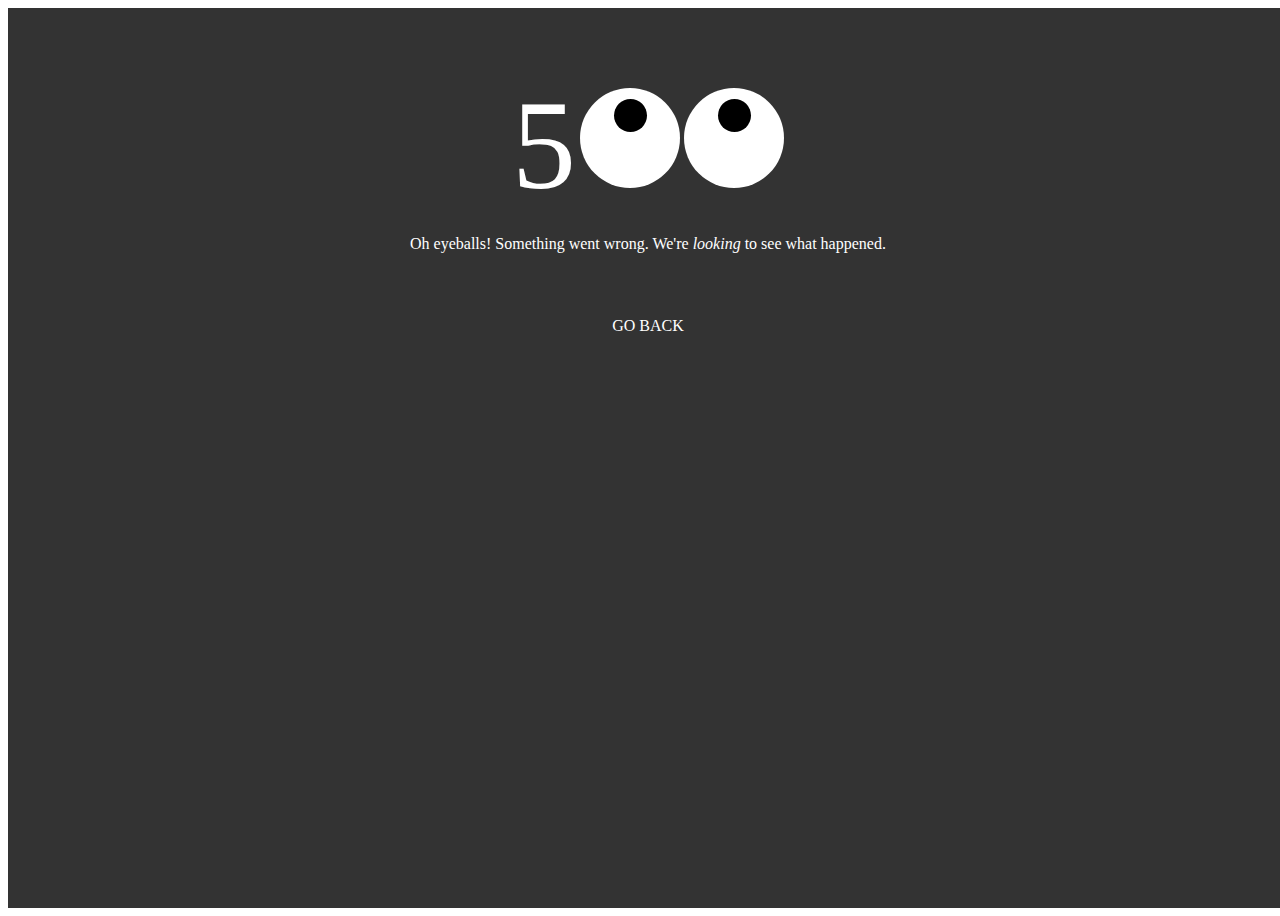
<file: credit-business/src/main/webapp/500page/index.html>
﻿<!DOCTYPE html>
<html lang="en">
<head>
    <meta charset="UTF-8">
    <title>500 Error Page Challenge</title>


    <link rel="stylesheet" href="css/style.css">

</head>
<body>
    <div class="full-screen">
        <div class='container'>
            <span class="error-num">5</span>
            <div class='eye'></div>
            <div class='eye'></div>
            <p class="sub-text">Oh eyeballs! Something went wrong. We're <span class="italic">looking</span> to see what happened.</p>
            <a href="">Go back</a>
        </div>
    </div>
    <script src='js/jquery.min.js'></script>

    <script src="js/index.js"></script>
    <!--这行代码可以去掉-->
    <a href="http://www.bootstrapmb.com" style="display:none">bootstrapmb</a>


</body>
</html>
</file>
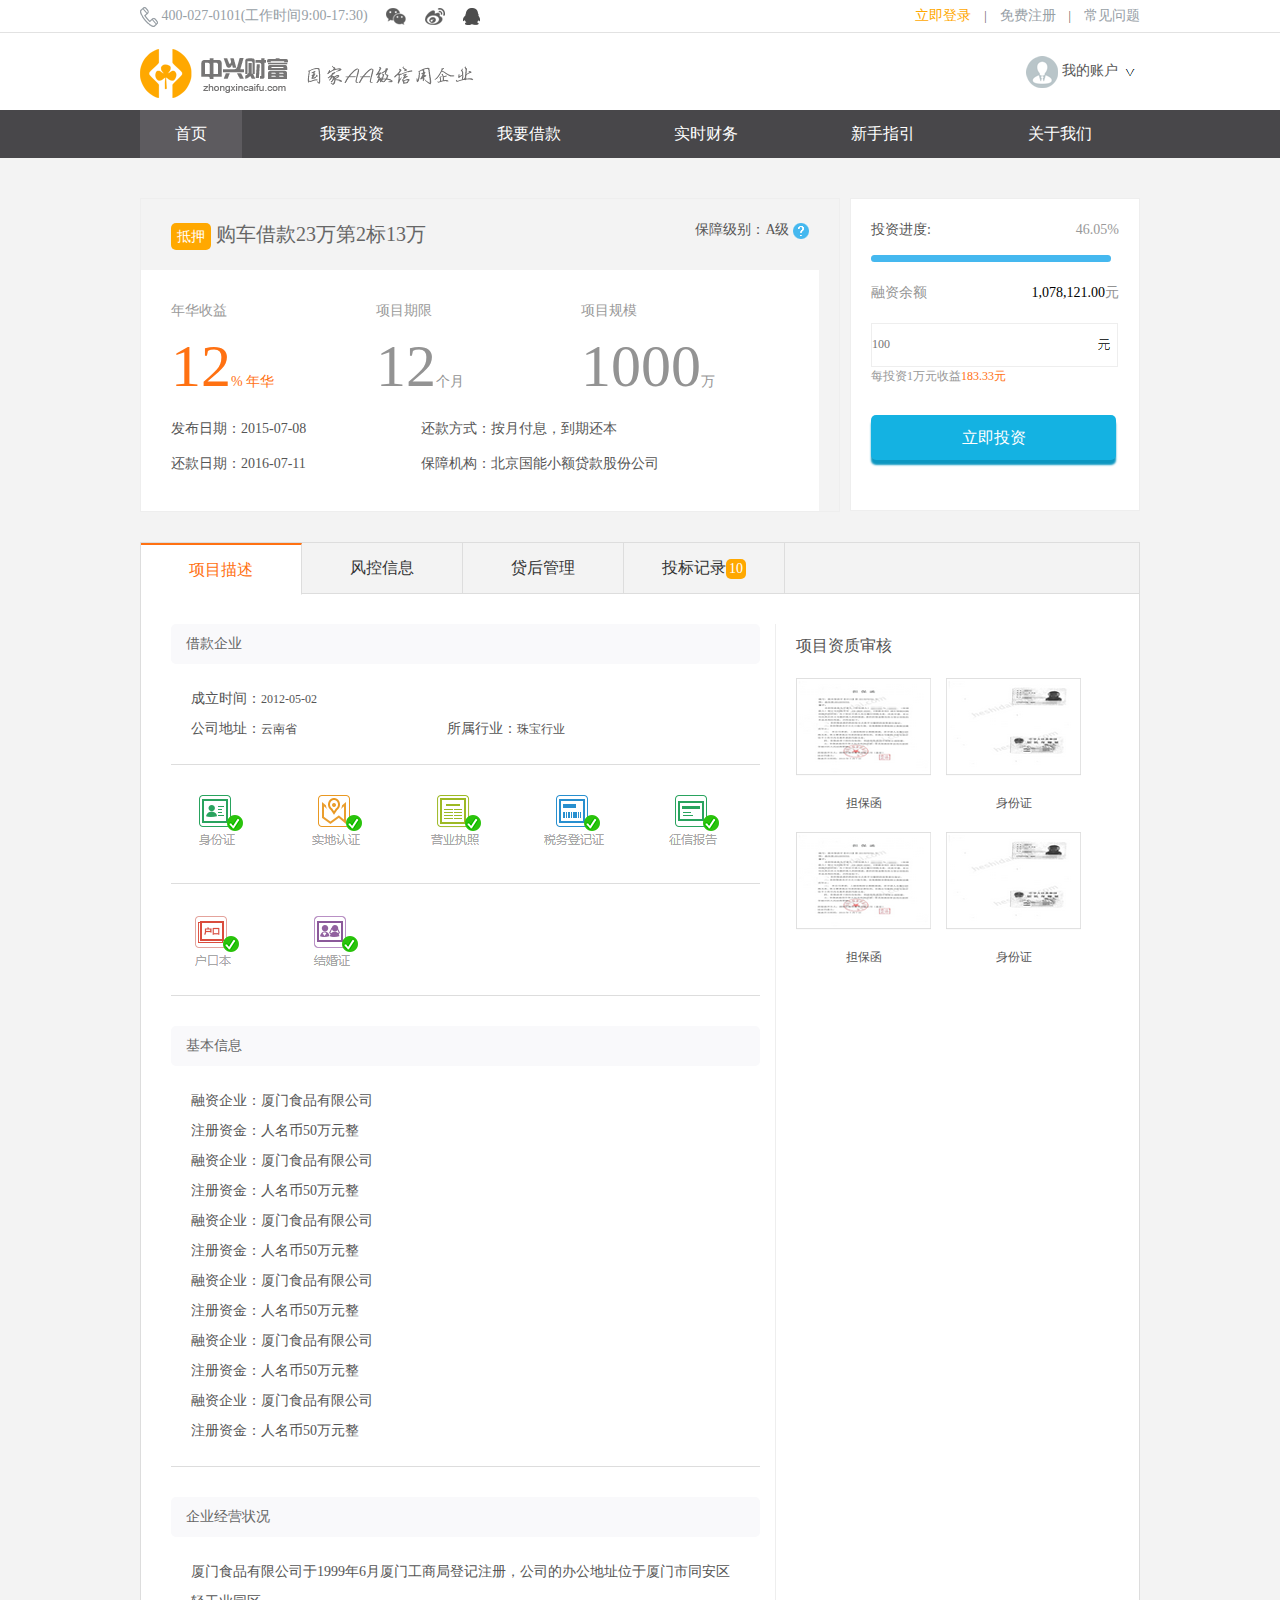
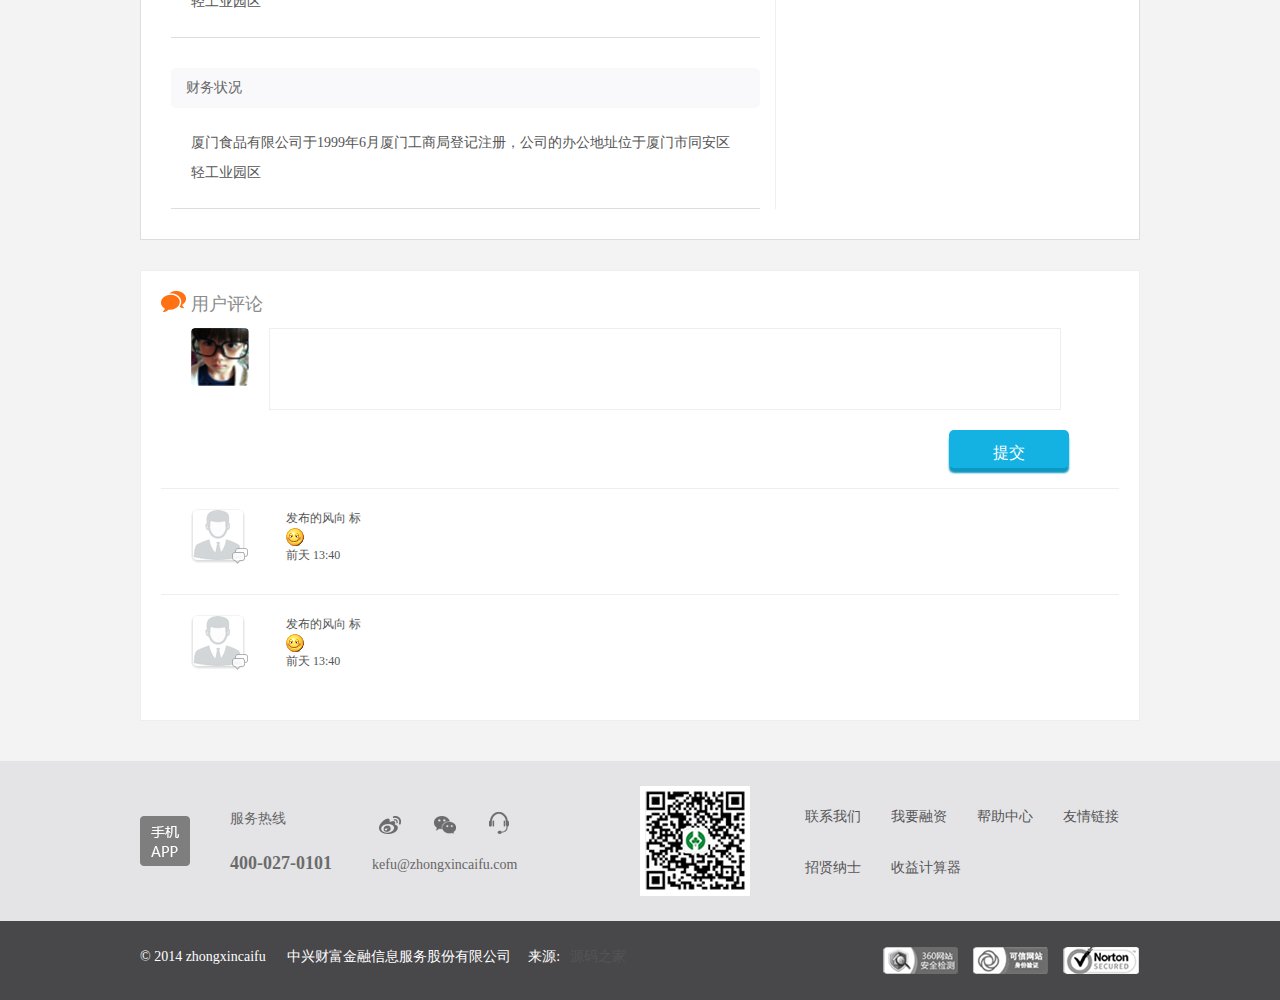
<file: credit-business/src/main/webapp/11112/detail.html>
<!doctype html>
<html>
<head>
<meta http-equiv="Content-Type" content="text/html; charset=utf-8" /> 
	<title>detail</title>
<link rel="stylesheet" type="text/css" href="css/style.css">
<!-- <link rel="stylesheet/less" type="text/css" href="css/style.less" /> -->
<script type="text/javascript" src="js/jquery-1.7.2.min.js"></script>
<script type="text/javascript" src="js/all.js"></script>
<!--[if IE 6]> 
<script src="./js/iepng.js" type="text/javascript"></script> 
<script type="text/javascript">
   EvPNG.fix('div, ul, img, li, input,span, p');
</script>
<![endif]-->
</head>
<body>
<!-- header start -->
<div class="zxcf_top_wper">
	<div class="zxcf_top px1000 clearfix">
		 <div class="zxcf_top_l fl">
		    <img src="images/zxcf_phone.png" alt="">
		    400-027-0101(工作时间9:00-17:30)
		    <a href="#"><img src="images/zxcf_weixin.png" alt=""></a>
		    <a href="#"><img src="images/zxcf_sina.png" alt=""></a>
		    <a href="#"><img src="images/zxcf_qq.png" alt=""></a>
		 </div>
		 <div class="zxcf_top_r fr">
		 	<a href="login.html" class="curspan">立即登录</a>
		 	<span>|</span>
		 	<a href="register.html">免费注册</a>
		 	<span>|</span>
		 	<a href="problem.html">常见问题</a>
		 </div>
	</div>
</div>
<!-- end top -->
<div class="zxcf_nav_wper">
	<div class="zxcf_nav clearfix px1000">
		 <div class="zxcf_nav_l fl"><img src="images/zxcf_logo.png" alt=""></div>
		 <div class="zxcf_nav_r fr">
		 	<img src="images/zxcf_perinfo.png" alt="">
		 	<span>我的账户
		 	<img src="images/zxcf_icon01.png" alt=""></span>
		 	<ul class="zxcf_perinfo" style="display:none;">
		 		<li><a href="#">111</a></li>
		 		<li><a href="#">111</a></li>
		 		<li><a href="#">111</a></li>
		 	</ul>
		 </div>
	</div>
</div>
<div class="zxcf_menu_wper">
	<div class="zxcf_menu px1000">
		  <a href="index.html" class="zm_cura">首页</a>
		  <a href="invest.html">我要投资</a>
		  <a href="borrow.html">我要借款</a>
		  <a href="#">实时财务</a>
		  <a href="noticelist.html">新手指引</a>
		  <a href="#" style="margin-right:0;">关于我们</a>
	</div>
</div>
<!-- end  -->
<div class="zxcf_detail_wper">
	  <div class="zxcf_detail px1000">
	  	     <div class="detail_intro clearfix">
	  	     	    <div class="detail_intro_l fl">
	  	     	    	  <div class="detail_introl_tit clearfix">
	  	     	    	  	  <div class="det_introl_tit_l fl">
	  	     	    	  	  	   <span>抵押</span> 购车借款23万第2标13万
	  	     	    	  	  </div>
	  	     	    	  	  <!-- end l -->
	  	     	    	  	  <div class="det_introl_tit_r fr">
	  	     	    	  	  	  保障级别：A级 <img src="images/det_wenhao.png" alt="">
	  	     	    	  	  </div>
	  	     	    	  </div>
	  	     	    	  <!-- end tit -->
	  	     	    	  <div class="det_intro_text mr20">
	  	     	    	  	    <ul class="det_intro_tul clearfix">
	  	     	    	  	    	<li>
	  	     	    	  	    		 年华收益<br>
	  	     	    	  	    		 <span style="color:#ff7112;">
	  	     	    	  	    		 	 <strong>12</strong>% 年华
	  	     	    	  	    		 </span>
	  	     	    	  	    	</li>
	  	     	    	  	    	<li>
	  	     	    	  	    		 项目期限<br>
	  	     	    	  	    		 <span>
	  	     	    	  	    		 	 <strong>12</strong>个月
	  	     	    	  	    		 </span>
	  	     	    	  	    	</li>
                                    <li>
	  	     	    	  	    		 项目规模<br>
	  	     	    	  	    		 <span >
	  	     	    	  	    		 	 <strong>1000</strong>万
	  	     	    	  	    		 </span>
	  	     	    	  	    	</li>

	  	     	    	  	    </ul>
	  	     	    	  	    <!-- end  -->
	  	     	    	  	    <ul class="det_intro_tul2 clearfix">
	  	     	    	  	    	<li>
	  	     	    	  	    		发布日期：2015-07-08
	  	     	    	  	    	</li>
	  	     	    	  	    	<li>
	  	     	    	  	    	    还款方式：按月付息，到期还本
	  	     	    	  	    	</li>
	  	     	    	  	    	<li>
	  	     	    	  	    		 还款日期：2016-07-11
	  	     	    	  	    	</li>
	  	     	    	  	    	<li>
	  	     	    	  	    		保障机构：北京国能小额贷款股份公司
	  	     	    	  	    	</li>
	  	     	    	  	    </ul>
	  	     	    	  </div>
	  	     	    	  <!-- end text -->
	  	     	    </div>
	  	     	    <div class="detail_intro_r fr">
	  	     	    	  <h2 class="det_intro_h2 clearfix"><span class="fl">投资进度:</span><em class="fr">46.05%</em></h2>
	  	     	    	  <div class="jklb_press_wper">
                                                	 	  <div class="jklb_press">
                                                	 	  	  
                                                	 	  </div>
                          </div>
                          <!--  -->
                          <p class="det_rzye clearfix"><span class="fl">融资余额</span><em class="fr"><strong>1,078,121.00</strong>元</em></p>
                          <p class="det_input">
                          	  <input type="text" placeholder="100">
                          </p>
                          <p class="det_shouyi">每投资1万元收益<strong>183.33元</strong></p>
                          <p><a href="#" class=" pro_btn det_btn">立即投资</a></p>
	  	     	    </div>
	  	     </div>
	  	     <!-- end block1 -->
	  	     <div class="detail_con mt30">
	  	     	   <h2 class="detail_con_tit clearfix">
	  	     	   	   <span class="det_tit_curspan">项目描述</span>
	  	     	   	   <span>风控信息</span>
	  	     	   	   <span>贷后管理</span>
	  	     	   	   <span>投标记录<i>10</i></span>
	  	     	   </h2>
	  	     	   <div class="det_con_box">
	  	     	   	      <div class="det_con_proone clearfix">
	  	     	   	           <div class="det_l_box fl">

	  	     	   	            <div class="det_proone_l">
	  	     	   	            	   <h2 class="det_proone_tit">借款企业</h2>
	  	     	   	            	   <div class="det_clsj ">
	  	     	   	            	   	   <p>成立时间：<strong>2012-05-02</strong></p>
	  	     	   	            	   <p ><span style="margin-right:150px;">公司地址：<strong>云南省</strong ></span>所属行业：<strong>珠宝行业</strong>
	  	     	   	            	   </p>
	  	     	   	            	   </div>
	  	     	   	            	   <div class="det_clsj ">
	  	     	   	            	     <img src="images/det_pic01.png" alt="">
	  	     	   	            	   </div>
	  	     	   	            	    <div class="det_clsj ">
	  	     	   	            	     <img src="images/det_pic02.png" alt="">
	  	     	   	            	   </div>
	  	     	   	            	   <h2 class="det_proone_tit mt30">基本信息</h2>
	  	     	   	            	    <div class="det_clsj ">
	  	     	   	            	         <ul class="det_clsj_ul">
	  	     	   	            	         	<li>融资企业：厦门食品有限公司</li>
	  	     	   	            	         	<li>
	  	     	   	            	         		注册资金：人名币50万元整
	  	     	   	            	         	</li>
	  	     	   	            	         	<li>融资企业：厦门食品有限公司</li>
	  	     	   	            	         	<li>
	  	     	   	            	         		注册资金：人名币50万元整
	  	     	   	            	         	</li>
	  	     	   	            	         	<li>融资企业：厦门食品有限公司</li>
	  	     	   	            	         	<li>
	  	     	   	            	         		注册资金：人名币50万元整
	  	     	   	            	         	</li>
	  	     	   	            	         	<li>融资企业：厦门食品有限公司</li>
	  	     	   	            	         	<li>
	  	     	   	            	         		注册资金：人名币50万元整
	  	     	   	            	         	</li>
	  	     	   	            	         	<li>融资企业：厦门食品有限公司</li>
	  	     	   	            	         	<li>
	  	     	   	            	         		注册资金：人名币50万元整
	  	     	   	            	         	</li>
	  	     	   	            	         	<li>融资企业：厦门食品有限公司</li>
	  	     	   	            	         	<li>
	  	     	   	            	         		注册资金：人名币50万元整
	  	     	   	            	         	</li>

	  	     	   	            	         </ul>
	  	     	   	            	    </div>
	  	     	   	            	     <h2 class="det_proone_tit mt30">企业经营状况</h2>
	  	     	   	            	     <div class="det_clsj">
	  	     	   	            	     	 厦门食品有限公司于1999年6月厦门工商局登记注册，公司的办公地址位于厦门市同安区轻工业园区
	  	     	   	            	     </div>
	  	     	   	            	     <h2 class="det_proone_tit mt30">财务状况</h2>
	  	     	   	            	     <div class="det_clsj">
	  	     	   	            	     	 厦门食品有限公司于1999年6月厦门工商局登记注册，公司的办公地址位于厦门市同安区轻工业园区
	  	     	   	            	     </div>
	  	     	   	            </div>
	  	     	   	            <!-- end 项目描述 -->
	  	     	   	            <div class="det_proone_l" style="display:none;">
	  	     	   	            	 <h2 class="det_proone_tit">项目评估</h2>
	  	     	   	            	 <!--  -->
	  	     	   	            	 <div class="company-msg-option ppd-company-option2 show">
	  	     	   	            	 <div class="project-assess clearfix">
                                <ul class="project-assess-pt1">
                                    <li>
                                        <div class="small-tit">基本信息</div>
                                        <div class="progress-bar">
                                            <div class="progress-bar-in" style="width:93%"></div>
                                        </div>
                                        <div class="progress-bar-txt">93分</div>
                                    </li>
                                    <li>
                                        <div class="small-tit">财务实力</div>
                                        <div class="progress-bar">
                                            <div class="progress-bar-in" style="width:89%"></div>
                                        </div>
                                        <div class="progress-bar-txt">89分</div>
                                    </li>
                                    <li>
                                        <div class="small-tit">经营情况</div>
                                        <div class="progress-bar">
                                            <div class="progress-bar-in" style="width:93%"></div>
                                        </div>
                                        <div class="progress-bar-txt">93分</div>
                                    </li>
                                    <li>
                                        <div class="small-tit">偿还能力</div>
                                        <div class="progress-bar">
                                            <div class="progress-bar-in" style="width:95%"></div>
                                        </div>
                                        <div class="progress-bar-txt">95分</div>
                                    </li>
                                    <li>
                                        <div class="small-tit">实际控制人</div>
                                        <div class="progress-bar">
                                            <div class="progress-bar-in" style="width:89%"></div>
                                        </div>
                                        <div class="progress-bar-txt">89分</div>
                                    </li>
                                </ul>
                                <div class="project-assess-pt2" style=" color: #ff5a00;">
                                    <p class="p1">92<span class="small-txt" style="font-size:12px;">分</span></p>
                                    <p class="p2">综合信用评分</p>
                                </div>
                                <div class="project-assess-pt3" >
                                    <p class="p1">AAA</p>
                                    <p class="p2">综合信用等级</p>                                
                                </div>
                            </div>
                            </div>
                            <!--  -->
                                   <h2 class="det_proone_tit">项目保障</h2>
                                   <!--  -->

                                    <div class="prject-guarantee">
                                <dl class="dl1 clearfix">
                                    <dt>担保方</dt>
                                    <dd><em class="company-logo-sprite" style="background:url(https://dn-licaifan-upload.qbox.me/uploads/admin/e9fb6a4feac008a08ab67dc3dc2244a2.png)"></em><span><a href="/vouch/detail/8" target="_blank">金达融资担保有限责任公司</a></span></dd>
                                </dl>
                                <dl class="dl2 clearfix">
                                    <dt style="height:200px;line-height:20px;">保障措施</dt>
                                    <dd>
                                        <p>1、担保机构提供不可撤销的连带责任担保，对本息100%保障；</p><p>2、担保机构按规定计提30%的担保费作为风险保障金，由理财范与担保公司共同监管；</p><p>3、借款企业提供足值抵押物；</p><p>4、借款企业实际控制人向债权人提供连带保证；</p><p>5、北京***企业提供连带保证。</p><p><br></p>                                    </dd>
                                </dl>
                            </div>
                                   <!--  -->
                                     <h2 class="det_proone_tit">抵押物信息</h2>
                                     <div class="det_dywxx_ul">借款企业提供一处面积为6308.97平方米、评估价值2086.38万元的房产作抵押。</div>
                                     <!-- end 抵押物信息 -->
                                     <h2 class="det_proone_tit">风险控制措施</h2>
                                     <ul class="det_dywxx_ul">
                                     	 <li>1、借款企业提供足值的抵押物；</li>
											<li>2、借款企业法人提供个人连带保证；</li>
											<li>3、北京***企业提供连带保证；</li>
											<li>4、担保公司及理财范平台将执行严格的贷后管理制度。</li>
                                     </ul>
                                     <!-- end 风险控制 -->
                                      <h2 class="det_proone_tit">担保机构意见</h2>
                                     <div class="det_dywxx_ul">借款企业提供一处面积为6308.97平方米、评估价值2086.38万元的房产作抵押。</div>
                                     <!-- end 抵押物信息 -->
	  	     	   	            </div>
	  	     	   	            <!-- end fk -->
	  	     	   	            <div class="det_proone_l" style="display:none;">
	  	     	   	            	 <h2 class="det_proone_tit">放款通知</h2>
	  	     	   	            	 <p class="dhgl_p1"><img src="images/1.jpg" alt="">融资成功,企业正在还款</p>
	  	     	   	            	 <h2 class="det_proone_tit">还款概况</h2>
	  	     	   	            	 <ul  class="dhgl_ul">
	  	     	   	            	 	 <li>
	  	     	   	            	 	    <img src="images/2.jpg" alt="">
	  	     	   	            	 	    <span>应付利息</span>
	  	     	   	            	 	    <span>123213.4元（12期）</span>
	  	     	   	            	 	 </li>
	  	     	   	            	 	 <li>
	  	     	   	            	 	    &nbsp;<img src="images/3.jpg" alt="">
	  	     	   	            	 	    <span>应付利息</span>
	  	     	   	            	 	    <span>123213.4元（12期）</span>
	  	     	   	            	 	 </li>
	  	     	   	            	 	 <li>
	  	     	   	            	 	    &nbsp;<img src="images/4.jpg" alt="">
	  	     	   	            	 	    <span>应付利息</span>
	  	     	   	            	 	    <span>123213.4元（12期）</span>
	  	     	   	            	 	 </li>
	  	     	   	            	 	 <li>
	  	     	   	            	 	    <img src="images/5.jpg" alt="">
	  	     	   	            	 	    <span>应付利息</span>
	  	     	   	            	 	    <span>123213.4元（12期）</span>
	  	     	   	            	 	 </li>

	  	     	   	            	 </ul>
	  	     	   	            	 <h2 class="det_proone_tit">还款明细</h2>
                                     <div class="pl20 pr20 pt20">
                                       <table class="dhgl_table">
	  	     	   	            	 	 <tr style="border-bottom:none;">
	  	     	   	            	 	 	 <th>还款日期</th>
	  	     	   	            	 	 	 <th>还款类型</th>
	  	     	   	            	 	 	 <th>还款金额</th>
	  	     	   	            	 	 	 <th>还款状态</th>
	  	     	   	            	 	 </tr>
	  	     	   	            	 	 <tr>
	  	     	   	            	 	 	  <td>2015-11</td>
	  	     	   	            	 	 	  <td>利息</td>
	  	     	   	            	 	 	  <td>82333.23元</td>
	  	     	   	            	 	 	  <td>未到期</td>
	  	     	   	            	 	 </tr>
	  	     	   	            	 	 <tr>
	  	     	   	            	 	 	  <td>2015-11</td>
	  	     	   	            	 	 	  <td>利息</td>
	  	     	   	            	 	 	  <td>82333.23元</td>
	  	     	   	            	 	 	  <td>未到期</td>
	  	     	   	            	 	 </tr>
	  	     	   	            	 	 <tr>
	  	     	   	            	 	 	  <td>2015-11</td>
	  	     	   	            	 	 	  <td>利息</td>
	  	     	   	            	 	 	  <td>82333.23元</td>
	  	     	   	            	 	 	  <td>未到期</td>
	  	     	   	            	 	 </tr>
	  	     	   	            	 	 <tr>
	  	     	   	            	 	 	  <td>2015-11</td>
	  	     	   	            	 	 	  <td>利息</td>
	  	     	   	            	 	 	  <td>82333.23元</td>
	  	     	   	            	 	 	  <td>未到期</td>
	  	     	   	            	 	 </tr>
	  	     	   	            	 	 <tr>
	  	     	   	            	 	 	  <td>2015-11</td>
	  	     	   	            	 	 	  <td>利息</td>
	  	     	   	            	 	 	  <td>82333.23元</td>
	  	     	   	            	 	 	  <td>未到期</td>
	  	     	   	            	 	 </tr>
	  	     	   	            	 	 <tr>
	  	     	   	            	 	 	  <td>2015-11</td>
	  	     	   	            	 	 	  <td>利息</td>
	  	     	   	            	 	 	  <td>82333.23元</td>
	  	     	   	            	 	 	  <td>未到期</td>
	  	     	   	            	 	 </tr>
	  	     	   	            	   </table>
	  	     	   	            	 </div>
	  	     	   	            	 
	  	     	   	            </div>
	  	     	   	            <!-- end dhgl -->
	  	     	   	            <div class="det_proone_l" style="display:none;">
	  	     	   	            	  <P class="det_tbjl_tit">
	  	     	   	            	     <span class="mr30"><img src="images/det_tbjl_pic01.png" alt=""> 
	  	     	   	            	     目前总金额：￥21,122.00</span>
	  	     	   	            	     <span><img src="images/det_tbjl_pic02.png" alt=""> 
	  	     	   	            	     剩余金额：￥123,123.00</span>
	  	     	   	            	  </P>
	  	     	   	            	  <table class="det_table">
	  	     	   	            	  	  <tr class="det_table_head" style="height:40px;">
	  	     	   	            	  	  	  <td>投资用户</td>
	  	     	   	            	  	  	  <td>投资金额</td>
	  	     	   	            	  	  	  <td class="det_w1160">投资时间</td>
	  	     	   	            	  	  	  <td>状态</td>
	  	     	   	            	  	  </tr>
	  	     	   	            	  	  <tr>
	  	     	   	            	  	  	  <td>0****</td>
	  	     	   	            	  	  	  <td>10000.00元</td>
	  	     	   	            	  	  	  <td>2015-07-08 18:08:05</td>
	  	     	   	            	  	  	  <td>手动投标</td>
	  	     	   	            	  	  </tr>
                                          <tr>
	  	     	   	            	  	  	  <td>0****</td>
	  	     	   	            	  	  	  <td>10000.00元</td>
	  	     	   	            	  	  	  <td>2015-07-08 18:08:05</td>
	  	     	   	            	  	  	  <td>手动投标</td>
	  	     	   	            	  	  </tr>
                                          <tr>
	  	     	   	            	  	  	  <td>0****</td>
	  	     	   	            	  	  	  <td>10000.00元</td>
	  	     	   	            	  	  	  <td>2015-07-08 18:08:05</td>
	  	     	   	            	  	  	  <td>手动投标</td>
	  	     	   	            	  	  </tr>
                                          <tr>
	  	     	   	            	  	  	  <td>0****</td>
	  	     	   	            	  	  	  <td>10000.00元</td>
	  	     	   	            	  	  	  <td>2015-07-08 18:08:05</td>
	  	     	   	            	  	  	  <td>手动投标</td>
	  	     	   	            	  	  </tr>
                                          <tr>
	  	     	   	            	  	  	  <td>0****</td>
	  	     	   	            	  	  	  <td>10000.00元</td>
	  	     	   	            	  	  	  <td>2015-07-08 18:08:05</td>
	  	     	   	            	  	  	  <td>手动投标</td>
	  	     	   	            	  	  </tr>
                                          <tr>
	  	     	   	            	  	  	  <td>0****</td>
	  	     	   	            	  	  	  <td>10000.00元</td>
	  	     	   	            	  	  	  <td>2015-07-08 18:08:05</td>
	  	     	   	            	  	  	  <td>手动投标</td>
	  	     	   	            	  	  </tr>
                                          <tr>
	  	     	   	            	  	  	  <td>0****</td>
	  	     	   	            	  	  	  <td>10000.00元</td>
	  	     	   	            	  	  	  <td>2015-07-08 18:08:05</td>
	  	     	   	            	  	  	  <td>手动投标</td>
	  	     	   	            	  	  </tr>
                                          <tr>
	  	     	   	            	  	  	  <td>0****</td>
	  	     	   	            	  	  	  <td>10000.00元</td>
	  	     	   	            	  	  	  <td>2015-07-08 18:08:05</td>
	  	     	   	            	  	  	  <td>手动投标</td>
	  	     	   	            	  	  </tr>
                                          <tr>
	  	     	   	            	  	  	  <td>0****</td>
	  	     	   	            	  	  	  <td>10000.00元</td>
	  	     	   	            	  	  	  <td>2015-07-08 18:08:05</td>
	  	     	   	            	  	  	  <td>手动投标</td>
	  	     	   	            	  	  </tr>
                                          <tr>
	  	     	   	            	  	  	  <td>0****</td>
	  	     	   	            	  	  	  <td>10000.00元</td>
	  	     	   	            	  	  	  <td>2015-07-08 18:08:05</td>
	  	     	   	            	  	  	  <td>手动投标</td>
	  	     	   	            	  	  </tr>
                                          
	  	     	   	            	  </table>
	  	     	   	            </div>
	  	     	   	            <!-- end tbjl -->
	  	     	   	           </div> 
	  	     	   	            <!-- end l -->

	  	     	   	      	    <div class="det_proone_r fl">
	  	     	   	      	    	   <h3>项目资质审核</h3>
	  	     	   	      	    	   <ul class="det_proone_rul">
	  	     	   	      	    	   	   <li class="clearfix">
	  	     	   	      	    	   	   	  <span class="fl mr15">
	  	     	   	      	    	   	   	  	  <img src="images/det_dbh01.png" alt=""><br><br>
	  	     	   	      	    	   	   	  	  担保函
	  	     	   	      	    	   	   	  	  
	  	     	   	      	    	   	   	  </span>
	  	     	   	      	    	   	   	   <span class="fl">
	  	     	   	      	    	   	   	  	  <img src="images/det_dbh02.png" alt=""><br><br>
	  	     	   	      	    	   	   	  	  身份证
	  	     	   	      	    	   	   	  	 
	  	     	   	      	    	   	   	  </span>
	  	     	   	      	    	   	   </li>
	  	     	   	      	    	   	   <li class="clearfix">
	  	     	   	      	    	   	   	  <span class="fl mr15">
	  	     	   	      	    	   	   	  	  <img src="images/det_dbh01.png" alt=""><br><br>
	  	     	   	      	    	   	   	  	  担保函
	  	     	   	      	    	   	   	  	  
	  	     	   	      	    	   	   	  </span>
	  	     	   	      	    	   	   	   <span class="fl">
	  	     	   	      	    	   	   	  	  <img src="images/det_dbh02.png" alt=""><br><br>
	  	     	   	      	    	   	   	  	  身份证
	  	     	   	      	    	   	   	  	 
	  	     	   	      	    	   	   	  </span>
	  	     	   	      	    	   	   </li>
	  	     	   	      	    	   </ul>
	  	     	   	      	    </div>
	  	     	   	      	    <!-- end r -->
	  	     	   	      </div>
	  	     	   	      <!-- end 项目描述 -->
	  	     	   	      
	  	     	   </div>
	  	     </div>
	  	     <!-- end block2 -->
	  	     <!-- 用户评论开始 -->
	  	     <div class="det_comment mt30">
	  	     	   <h2 class="det_comment_tit">用户评论</h2>
	  	     	   <div class="det_comment_text clearfix">
	  	     	   	   <div class="comment_l fl pl30">
	  	     	   	   	   <img src="images/comment_pic02.png" alt="">
	  	     	   	   </div>
	  	     	   	   <!-- end l -->
	  	     	   	   <div class="comment_r fl ml20">
	  	     	   	   	   <textarea name="" id="" cols="30" rows="10"></textarea>
	  	     	   	   </div>
	  	     	   	   <!-- end r -->
	  	     	   </div>
	  	     	   <div class="comment_btn clearfix">
	  	     	   	   <a href="#" class="det_btn">提交</a>
	  	     	   </div>
	  	     	   <div class="comment_show">
	  	     	   	     <ul class="comment_show_ul">
	  	     	   	     	 <li class="clearfix">
	  	     	   	     	 <span class="fl mr30">
	  	     	   	     	   <img src="images/comment_pic03.png" alt="">	
	  	     	   	     	 </span>
	  	     	   	     	 <div class="fl ml">
	  	     	   	     	 	  <h3>发布的风向 标</h3>
	  	     	   	     	 	  <p><img src="images/comment_pic04.png" alt=""></p>
	  	     	   	     	 	  <p>前天 13:40</p>
	  	     	   	     	 </div>
	  	     	   	     	 </li>
	  	     	   	     	 <li class="clearfix">
	  	     	   	     	 <span class="fl mr30">
	  	     	   	     	   <img src="images/comment_pic03.png" alt="">	
	  	     	   	     	 </span>
	  	     	   	     	 <div class="fl ml">
	  	     	   	     	 	  <h3>发布的风向 标</h3>
	  	     	   	     	 	  <p><img src="images/comment_pic04.png" alt=""></p>
	  	     	   	     	 	  <p>前天 13:40</p>
	  	     	   	     	 </div>
	  	     	   	     	 </li>
	  	     	   	     </ul>
	  	     	   </div>
	  	     </div>
	  	     <!-- 用户评结束 -->
	  </div>
</div>
<!-- end con -->
<!-- footer start -->
<div class="zscf_aboutus_wper">
	  <div class="zscf_aboutus px1000 clearfix">
	  	    <div class="zscf_aboutus_l fl">
	  	    	   <ul class="zscf_aboutus_lul clearfix">
	  	    	   	  <li class="pt10"><a href="#"><img src="images/app.png" alt=""></a>
	  	    	   	  </li>
	  	    	   	  <li>
	  	    	   	  <p class="pb20">服务热线</p>
	  	    	   	  <strong>400-027-0101</strong>
	  	    	   	  </li>
	  	    	   	  <li>
	  	    	   	  	  <p class="pb10 linkpic">
	  	    	   	  	     <a href="#"><img src="images/ft_sina.png" alt=""></a>
	  	    	   	  	     <a href="#"><img src="images/ft_weixin.png" alt=""></a>
	  	    	   	  	     <a href="#"><img src="images/ft_erji.png" alt=""></a>
	  	    	   	  	  </p>
	  	    	   	  	  <p><a href="#">kefu@zhongxincaifu.com</a></p>
	  	    	   	  </li>
	  	    	   </ul>
	  	    </div>
	  	    <!-- end left -->
	  	    <div class="zscf_aboutus_r fl clearfix">
	  	    	 <a href="#" class="fl ft_ewm"><img src="images/ft_erweima.png" alt=""></a>
	  	    	 <ul class="fl clearfix">
	  	    	 	<li><a href="#">联系我们</a></li>
	  	    	 	<li><a href="#">我要融资</a></li>
	  	    	 	<li><a href="problem.html">帮助中心</a></li>
	  	    	 	<li><a href="#">友情链接</a></li>
	  	    	 	<li><a href="#">招贤纳士</a></li>
	  	    	 	<li><a href="#">收益计算器</a></li>
	  	    	 </ul>
	  	    </div>
	  	    <!-- end right -->

	  </div>
</div>

<div class="zscf_bottom_wper">
	<div class="zscf_bottom px1000 clearfix">
		  <p class="fl">© 2014 zhongxincaifu &nbsp;  &nbsp;&nbsp;   中兴财富金融信息服务股份有限公司 &nbsp;&nbsp;&nbsp;    来源:<a href="http://www.mycodes.net/" target="_blank">源码之家</a></p>
		  <p class="fr">
		    <a href="#"><img src="images/360.png" alt=""></a>
		    <a href="#"><img src="images/kexin.png" alt=""></a>
		    <a href="#"><img src="images/norton.png" alt=""></a>
		  </p>
	</div>
</div>
<!-- footer end -->
</body>
</html>
</file>
<file: credit-business/src/main/webapp/500page/css/style.css>
.full-screen {
  background-color: #333333;
  width: 100vw;
  height: 100vh;
  color: white;
  font-family: 'Arial Black';
  text-align: center;
}

.container {
  padding-top: 4em;
  width: 50%;
  display: block;
  margin: 0 auto;
}

.error-num {
  font-size: 8em;
}

.eye {
  background: #fff;
  border-radius: 50%;
  display: inline-block;
  height: 100px;
  position: relative;
  width: 100px;
}
.eye::after {
  background: #000;
  border-radius: 50%;
  bottom: 56.1px;
  content: ' ';
  height: 33px;
  position: absolute;
  right: 33px;
  width: 33px;
}

.italic {
  font-style: italic;
}

p {
  margin-bottom: 4em;
}

a {
  color: white;
  text-decoration: none;
  text-transform: uppercase;
}
a:hover {
  color: lightgray;
}
</file>
<file: credit-business/src/main/webapp/11112/css/style.css>
@charset "utf-8";
body,
div,
dl,
dt,
dd,
ul,
ol,
li,
h1,
h2,
h3,
h4,
h5,
h6,
pre,
code,
form,
fieldset,
legend,
input,
button,
textarea,
p,
blockquote,
th,
td,
a {
  margin: 0;
  padding: 0;
  outline: 0;
}
fieldset,
img {
  border: 0;
}
:focus {
  outline: 0;
}
address,
caption,
cite,
code,
dfn,
em,
strong,
th,
var,
optgroup {
  font-style: normal;
  font-weight: 400;
}
h1,
h2,
h3,
h4,
h5,
h6 {
  font-size: 100%;
  font-weight: 400;
}
a {
  text-decoration: none;
  transition: 0.2s;
  color: #555555;
}
a:hover {
  /*text-decoration:underline;*/
  text-decoration: none;
  /*color:#666;*/
}
abbr,
acronym {
  border: 0;
  font-variant: normal;
}
input,
button,
textarea,
select,
optgroup,
option {
  font-family: inherit;
  font-size: inherit;
  font-style: inherit;
  font-weight: inherit;
}
input,
button,
textarea,
select {
  *font-size: 100%;
  margin: 0;
  vertical-align: baseline;
  *vertical-align: middle;
}
button,
input {
  line-height: normal;
  *overflow: visible;
}
table button,
table input {
  *overflow: auto;
}
table {
  border-collapse: collapse;
  border-spacing: 0;
}
ol,
ul,
li {
  list-style: none;
}
ul,
li {
  list-style-type: none;
  /*	list-style-position:inside;*/
}
caption,
th {
  text-align: left;
}
sup,
sub {
  font-size: 100%;
  vertical-align: baseline;
}
/*:link,:visited,ins {
	text-decoration:none
}*/
blockquote,
q {
  quotes: none;
}
blockquote:before,
blockquote:after,
q:before,
q:after {
  content: '';
  content: none;
}
legend {
  border: 0;
  *margin-left: -7px;
  padding: 0;
}
label {
  cursor: pointer;
}
select,
input,
img {
  vertical-align: middle;
}
img {
  border: none;
}
input[type="checkbox"],
input[type="radio"] {
  box-sizing: border-box;
}
input[type="search"] {
  -webkit-appearance: textfield;
  -moz-box-sizing: content-box;
  -webkit-box-sizing: content-box;
  box-sizing: content-box;
}
input[type="search"]::-webkit-search-decoration {
  -webkit-appearance: none;
}
textarea {
  overflow: auto;
  vertical-align: top;
  resize: vertical;
}
/* 清除浮动 http://developer.51cto.com/art/201105/261229.htm */
.cf:before,
.cf:after {
  content: "";
  display: table;
}
.cf:after {
  clear: both;
}
.cf {
  zoom: 1;
}
/* 超过指定宽度，用省略号代替 */
.ellipsis {
  display: block;
  word-break: keep-all;
  white-space: nowrap;
  overflow: hidden;
  text-overflow: ellipsis;
}
/*强制换行*/
.break_word {
  word-wrap: break-word;
  word-break: break-all;
}
/*禁止换行*/
.keep_all {
  word-break: keep-all;
  white-space: nowrap;
}
/*禁止FF等浏览器给textarea增加可拖拽大小的设置*/
textarea {
  resize: none;
}
/*表格边框合并*/
table {
  border-collapse: collapse;
}
/*两端对齐 若单行，至少要3个字符，只有两个字符的，中间补一个空格*/
.text_justify {
  text-align: justify;
  text-justify: distribute-all-lines;
  /*ie6-8*/
  text-align-last: justify;
  /* ie9*/
  -moz-text-align-last: justify;
  /*ff*/
  -webkit-text-align-last: justify;
  /*chrome 20+*/
}
@media screen and (-webkit-min-device-pixel-ratio: 0) {
  /* chrome*/
  .aaa:after {
    content: ".";
    display: inline-block;
    width: 100%;
    overflow: hidden;
    height: 0;
  }
}
/*修复火狐按钮文字不垂直居中的bug*/
input[type="reset"]::-moz-focus-inner,
input[type="button"]::-moz-focus-inner,
input[type="submit"]::-moz-focus-inner,
input[type="file"] > input[type="button"]::-moz-focus-inner {
  border: none;
  padding: 0;
}
* html body {
  /* IE6 fixed box hack */
  _background-image: url(about:blank);
  _background-attachment: fixed;
}
body {
  font: 12px/1.5 "微软雅黑";
  color: #555555;
  background: #f3f3f3;
}
.px1000 {
  width: 1000px;
  margin: 0 auto;
}
.px1200 {
  width: 1200px;
  margin: 0 auto;
}
.fyh {
  font-family: "微软雅黑", "黑体";
}
.fht {
  font-family: "黑体";
}
.number {
  font-family: Arial;
}
.bold {
  font-weight: bold;
}
.normal {
  font-weight: normal;
}
.word-break {
  word-break: break-all;
  word-wrap: break-word;
}
.relative {
  position: relative;
}
.absolute {
  position: absolute;
}
.z1 {
  z-index: 1;
}
.z10 {
  z-index: 10;
}
.hide {
  display: none;
}
.show {
  display: block;
}
.iblock {
  display: inline-block;
}
.tc {
  text-align: center;
}
.tl {
  text-align: left;
}
.tr {
  text-align: right;
}
.vm {
  vertical-align: middle;
}
.vt {
  vertical-align: top;
}
.fr {
  float: right;
}
.fl {
  float: left;
}
.clearfix:before,
.clearfix:after {
  content: "";
  display: table;
}
.clearfix:after {
  clear: both;
  display: block;
}
.clear-both {
  clear: both;
  line-height: 1px;
  height: 1px;
  font-size: 1px;
  overflow: hidden;
}
.clearfix {
  zoom: 1;
}
.clear {
  clear: both;
}
* html .clearfix {
  zoom: 1;
}
*:first-child + html .clearfix {
  zoom: 1;
}
.tablelist {
  width: 100%;
  border: 0;
}
.table_title {
  vertical-align: top;
}
.table_left {
  text-align: right;
}
.m5 {
  margin: 5px;
}
.m10 {
  margin: 10px;
}
.ml5 {
  margin-left: 5px;
}
.ml10 {
  margin-left: 10px;
}
.ml15 {
  margin-left: 15px;
}
.ml20 {
  margin-left: 20px;
}
.ml25 {
  margin-left: 25px;
}
.ml30 {
  margin-left: 30px;
}
.ml35 {
  margin-left: 35px;
}
.ml40 {
  margin-left: 40px;
}
.ml45 {
  margin-left: 45px;
}
.ml50 {
  margin-left: 50px;
}
.ml60 {
  margin-left: 60px;
}
.mr5 {
  margin-right: 5px;
}
.mr10 {
  margin-right: 10px;
}
.mr15 {
  margin-right: 15px;
}
.mr20 {
  margin-right: 20px;
}
.mr25 {
  margin-right: 25px;
}
.mr30 {
  margin-right: 30px;
}
.mr35 {
  margin-right: 35px;
}
.mr40 {
  margin-right: 40px;
}
.mt5 {
  margin-top: 5px;
}
.mt10 {
  margin-top: 10px;
}
.mt15 {
  margin-top: 15px;
}
.mt20 {
  margin-top: 20px;
}
.mt25 {
  margin-top: 25px;
}
.mt30 {
  margin-top: 30px;
}
.mt35 {
  margin-top: 35px;
}
.mt40 {
  margin-top: 40px;
}
.mb5 {
  margin-bottom: 5px;
}
.mb10 {
  margin-bottom: 10px;
}
.mb15 {
  margin-bottom: 15px;
}
.mb20 {
  margin-bottom: 20px;
}
.mb25 {
  margin-bottom: 25px;
}
.mb30 {
  margin-bottom: 30px;
}
.mb40 {
  margin-bottom: 40px;
}
.mb50 {
  margin-bottom: 50px;
}
.p2 {
  padding: 2px;
}
.p5 {
  padding: 5px;
}
.p10 {
  padding: 10px;
}
.pl5 {
  padding-left: 5px;
}
.pl10 {
  padding-left: 10px;
}
.pl15 {
  padding-left: 15px;
}
.pl16 {
  padding-left: 16px;
}
.pl20 {
  padding-left: 20px;
}
.pl25 {
  padding-left: 25px;
}
.pl30 {
  padding-left: 30px;
}
.pl35 {
  padding-left: 35px;
}
.pl40 {
  padding-left: 40px;
}
.pl45 {
  padding-left: 45px;
}
.pl50 {
  padding-left: 50px;
}
.pr5 {
  padding-right: 5px;
}
.pr10 {
  padding-right: 10px;
}
.pr15 {
  padding-right: 15px;
}
.pr20 {
  padding-right: 20px;
}
.pr25 {
  padding-right: 25px;
}
.pr30 {
  padding-right: 30px;
}
.pr35 {
  padding-right: 35px;
}
.pr40 {
  padding-right: 40px;
}
.pt5 {
  padding-top: 5px;
}
.pt10 {
  padding-top: 10px;
}
.pt15 {
  padding-top: 15px;
}
.pt20 {
  padding-top: 20px;
}
.pt25 {
  padding-top: 25px;
}
.pt30 {
  padding-top: 30px;
}
.pt35 {
  padding-top: 35px;
}
.pt40 {
  padding-top: 40px;
}
.pt45 {
  padding-top: 45px;
}
.pb5 {
  padding-bottom: 5px;
}
.pb10 {
  padding-bottom: 10px;
}
.pb15 {
  padding-bottom: 15px;
}
.pb20 {
  padding-bottom: 20px;
}
.pb25 {
  padding-bottom: 25px;
}
.pb30 {
  padding-bottom: 30px;
}
.pb35 {
  padding-bottom: 35px;
}
.pb40 {
  padding-bottom: 40px;
}
.pb45 {
  padding-bottom: 45px;
}
.ti {
  text-indent: 2em;
}
/*进度样式*/
.ui-progressbar-mid {
  display: inline-block;
  width: 44px;
  height: 44px;
  line-height: 44px;
  font-size: 12px;
  text-align: center;
  position: relative;
  background: url(../images/progressbar_mid.png?rrdversion=20131013b);
  overflow: hidden;
}
.ui-progressbar-mid-0 {
  background-position: 0px 0;
}
.ui-progressbar-mid-1 {
  background-position: -54px 0;
}
.ui-progressbar-mid-2 {
  background-position: -108px 0;
}
.ui-progressbar-mid-3 {
  background-position: -162px 0;
}
.ui-progressbar-mid-4 {
  background-position: -216px 0;
}
.ui-progressbar-mid-5 {
  background-position: -270px 0;
}
.ui-progressbar-mid-6 {
  background-position: -324px 0;
}
.ui-progressbar-mid-7 {
  background-position: -378px 0;
}
.ui-progressbar-mid-8 {
  background-position: -432px 0;
}
.ui-progressbar-mid-9 {
  background-position: -486px 0;
}
.ui-progressbar-mid-10 {
  background-position: -540px 0;
}
.ui-progressbar-mid-11 {
  background-position: -594px 0;
}
.ui-progressbar-mid-12 {
  background-position: -648px 0;
}
.ui-progressbar-mid-13 {
  background-position: -702px 0;
}
.ui-progressbar-mid-14 {
  background-position: -756px 0;
}
.ui-progressbar-mid-15 {
  background-position: -810px 0;
}
.ui-progressbar-mid-16 {
  background-position: -864px 0;
}
.ui-progressbar-mid-17 {
  background-position: -918px 0;
}
.ui-progressbar-mid-18 {
  background-position: -972px 0;
}
.ui-progressbar-mid-19 {
  background-position: -1026px 0;
}
.ui-progressbar-mid-20 {
  background-position: -1080px 0;
}
.ui-progressbar-mid-21 {
  background-position: -1134px 0;
}
.ui-progressbar-mid-22 {
  background-position: -1188px 0;
}
.ui-progressbar-mid-23 {
  background-position: -1242px 0;
}
.ui-progressbar-mid-24 {
  background-position: -1296px 0;
}
.ui-progressbar-mid-25 {
  background-position: -1350px 0;
}
.ui-progressbar-mid-26 {
  background-position: -1404px 0;
}
.ui-progressbar-mid-27 {
  background-position: -1458px 0;
}
.ui-progressbar-mid-28 {
  background-position: -1512px 0;
}
.ui-progressbar-mid-29 {
  background-position: -1566px 0;
}
.ui-progressbar-mid-30 {
  background-position: -1620px 0;
}
.ui-progressbar-mid-31 {
  background-position: -1674px 0;
}
.ui-progressbar-mid-32 {
  background-position: -1728px 0;
}
.ui-progressbar-mid-33 {
  background-position: -1782px 0;
}
.ui-progressbar-mid-34 {
  background-position: -1836px 0;
}
.ui-progressbar-mid-35 {
  background-position: -1890px 0;
}
.ui-progressbar-mid-36 {
  background-position: -1944px 0;
}
.ui-progressbar-mid-37 {
  background-position: -1998px 0;
}
.ui-progressbar-mid-38 {
  background-position: -2052px 0;
}
.ui-progressbar-mid-39 {
  background-position: -2106px 0;
}
.ui-progressbar-mid-40 {
  background-position: -2160px 0;
}
.ui-progressbar-mid-41 {
  background-position: -2214px 0;
}
.ui-progressbar-mid-42 {
  background-position: -2268px 0;
}
.ui-progressbar-mid-43 {
  background-position: -2322px 0;
}
.ui-progressbar-mid-44 {
  background-position: -2376px 0;
}
.ui-progressbar-mid-45 {
  background-position: -2430px 0;
}
.ui-progressbar-mid-46 {
  background-position: -2484px 0;
}
.ui-progressbar-mid-47 {
  background-position: -2538px 0;
}
.ui-progressbar-mid-48 {
  background-position: -2592px 0;
}
.ui-progressbar-mid-49 {
  background-position: -2646px 0;
}
.ui-progressbar-mid-50 {
  background-position: -2700px 0;
}
.ui-progressbar-mid-51 {
  background-position: -2754px 0;
}
.ui-progressbar-mid-52 {
  background-position: -2808px 0;
}
.ui-progressbar-mid-53 {
  background-position: -2862px 0;
}
.ui-progressbar-mid-54 {
  background-position: -2916px 0;
}
.ui-progressbar-mid-55 {
  background-position: -2970px 0;
}
.ui-progressbar-mid-56 {
  background-position: -3024px 0;
}
.ui-progressbar-mid-57 {
  background-position: -3078px 0;
}
.ui-progressbar-mid-58 {
  background-position: -3132px 0;
}
.ui-progressbar-mid-59 {
  background-position: -3186px 0;
}
.ui-progressbar-mid-60 {
  background-position: -3240px 0;
}
.ui-progressbar-mid-61 {
  background-position: -3294px 0;
}
.ui-progressbar-mid-62 {
  background-position: -3348px 0;
}
.ui-progressbar-mid-63 {
  background-position: -3402px 0;
}
.ui-progressbar-mid-64 {
  background-position: -3456px 0;
}
.ui-progressbar-mid-65 {
  background-position: -3510px 0;
}
.ui-progressbar-mid-66 {
  background-position: -3564px 0;
}
.ui-progressbar-mid-67 {
  background-position: -3618px 0;
}
.ui-progressbar-mid-68 {
  background-position: -3672px 0;
}
.ui-progressbar-mid-69 {
  background-position: -3726px 0;
}
.ui-progressbar-mid-70 {
  background-position: -3780px 0;
}
.ui-progressbar-mid-71 {
  background-position: -3834px 0;
}
.ui-progressbar-mid-72 {
  background-position: -3888px 0;
}
.ui-progressbar-mid-73 {
  background-position: -3942px 0;
}
.ui-progressbar-mid-74 {
  background-position: -3996px 0;
}
.ui-progressbar-mid-75 {
  background-position: -4050px 0;
}
.ui-progressbar-mid-76 {
  background-position: -4104px 0;
}
.ui-progressbar-mid-77 {
  background-position: -4158px 0;
}
.ui-progressbar-mid-78 {
  background-position: -4212px 0;
}
.ui-progressbar-mid-79 {
  background-position: -4266px 0;
}
.ui-progressbar-mid-80 {
  background-position: -4320px 0;
}
.ui-progressbar-mid-81 {
  background-position: -4374px 0;
}
.ui-progressbar-mid-82 {
  background-position: -4428px 0;
}
.ui-progressbar-mid-83 {
  background-position: -4482px 0;
}
.ui-progressbar-mid-84 {
  background-position: -4536px 0;
}
.ui-progressbar-mid-85 {
  background-position: -4590px 0;
}
.ui-progressbar-mid-86 {
  background-position: -4644px 0;
}
.ui-progressbar-mid-87 {
  background-position: -4698px 0;
}
.ui-progressbar-mid-88 {
  background-position: -4752px 0;
}
.ui-progressbar-mid-89 {
  background-position: -4806px 0;
}
.ui-progressbar-mid-90 {
  background-position: -4860px 0;
}
.ui-progressbar-mid-91 {
  background-position: -4914px 0;
}
.ui-progressbar-mid-92 {
  background-position: -4968px 0;
}
.ui-progressbar-mid-93 {
  background-position: -5022px 0;
}
.ui-progressbar-mid-94 {
  background-position: -5076px 0;
}
.ui-progressbar-mid-95 {
  background-position: -5130px 0;
}
.ui-progressbar-mid-96 {
  background-position: -5184px 0;
}
.ui-progressbar-mid-97 {
  background-position: -5238px 0;
}
.ui-progressbar-mid-98 {
  background-position: -5292px 0;
}
.ui-progressbar-mid-99 {
  background-position: -5346px 0;
}
.ui-progressbar-mid-100 {
  background-position: -5400px 0;
}
/*======== index.css===========*/
.zxcf_top_wper {
  background: #ffffff;
  border-bottom: 1px solid #e2e2e2;
  padding: 5px 0;
}
.zxcf_top_l {
  color: #97a0a6;
  font-size: 14px;
}
.zxcf_top_l a {
  margin-left: 15px;
}
.zxcf_top_r a {
  color: #97a0a6;
  font-size: 14px;
}
.zxcf_top_r span {
  padding: 0 10px;
}
.zxcf_top_r .curspan {
  color: #ffa800;
}
.zxcf_top_r a:hover {
  color: #ffa800;
}
.zxcf_nav_wper {
  background: #ffffff;
}
.zxcf_nav_r {
  color: #555555;
  font-size: 14px;
  padding: 20px 0;
  line-height: 35px;
  position: relative;
  cursor: pointer;
}
.zxcf_perinfo {
  position: absolute;
  top: 60px;
  right: 0px;
  width: 100px;
  z-index: 10;
  background: #ffffff;
}
.zxcf_perinfo a {
  color: #555555;
  font-size: 14px;
}
.zxcf_menu_wper {
  background: #48474a;
}
.zxcf_menu a {
  color: #ffffff;
  font-size: 16px;
  display: inline-block;
  padding: 12px 35px;
  margin-right: 40px;
}
.zxcf_menu .zm_cura {
  background: #5d5b5f;
}
.zxcf_menu a:hover {
  background: #5d5b5f;
}
.zscf_banner_wper {
  background: url("../images/banner01.png") no-repeat scroll center 0 #ffffff;
  height: 363px;
}
.zscf_banner {
  position: relative;
}
.zscf_box {
  width: 196px;
  height: 187px;
  background: url("../images/boxbg.png") no-repeat scroll center center;
  padding: 40px;
  position: absolute;
  top: 40px;
  right: 0;
}
.zscf_box {
  color: #97a0a6;
  font-size: 14px;
}
.zscf_box p {
  line-height: 30px;
}
.zscf_box strong {
  color: #ff7512;
  font-size: 18px;
}
.zscf_box .btn {
  display: inline-block;
  text-align: center;
  width: 200px;
  height: 40px;
  border-radius: 5px;
  color: #ffffff;
  font-size: 16px;
  line-height: 40px;
}
.zscf_box .btn1 {
  background-color: #14b2e2;
  margin-top: 15px;
}
.zscf_box .btn1:hover {
  background-color: #3bc4ee;
}
.zscf_box .btn2 {
  background-color: #ffa800;
  margin-top: 15px;
}
.zscf_box .btn2:hover {
  background-color: #ffb933;
}
.zscf_block1 {
  padding: 15px;
  border-radius: 5px;
  border: 1px solid #e2e2e2;
  background: #ffffff;
}
.zscf_block1_tit {
  border-bottom: 1px solid #e2e2e2;
  padding: 10px 0;
  background: url("../images/laba.png") no-repeat scroll 0 15px;
}
.zscf_block1_tit span {
  color: #8d8d8d;
  padding: 0 0px 0 30px;
}
.zscf_block1_tit span strong {
  font-size: 16px;
  color: #2c3e50;
  padding-right: 10px;
}
.zscf_block1_tit a {
  color: #8d8d8d;
  font-size: 12px;
  margin-right: 10px;
}
.zscf_block1_text {
  color: #8d8d8d;
  width: 725px;
}
.zscf_block1_text li {
  width: 221px;
  padding: 30px 0 0 20px;
  float: left;
}
.zscf_block1_text li span {
  display: inline-block;
  height: 25px;
  padding: 20px 0 10px 50px;
}
.zscf_block1_text li .block1_libg01 {
  background: url("../images/blockpic01.png") no-repeat scroll 0 0;
}
.zscf_block1_text li .block1_libg02 {
  background: url("../images/blockpic02.png") no-repeat scroll 0 0;
}
.zscf_block1_text li .block1_libg03 {
  background: url("../images/blockpic03.png") no-repeat scroll 0 0;
}
.zscf_block1_text li em {
  color: #ff7512;
  font-size: 14px;
}
.zscf_block1_text li em strong {
  font-size: 24px;
}
.block1_r {
  width: 220px;
  padding-left: 19px;
  border-left: 1px solid #e2e2e2;
  color: #8d8d8d;
}
.block1_r h2 {
  padding: 10px 0;
}
.block1_r h2 span {
  color: #555;
  font-size: 16px;
  float: left;
}
.block1_r a {
  color: #14b2e2;
  font-size: 16px;
  float: right;
}
.block1_r ul li {
  clear: both;
  line-height: 25px;
}
.block1_r ul li span {
  float: left;
}
.block1_r ul li em {
  float: right;
}
.zscf_block2 {
  background: #fff;
  border: 1px solid #14b2e2;
  border-radius: 5px;
}
.zscf_block2_l {
  width: 745px;
}
.block2_biao {
  background: url("../images/xinshou.png") no-repeat scroll 0 0;
  padding: 30px 20px 0 20px;
  border-bottom: 1px solid #e2e2e2;
}
.block2_biao span {
  color: #666666;
  font-size: 18px;
}
.block2_biao2 {
  background: url("../images/tiyan.png") no-repeat scroll 0 0;
  padding: 30px 20px 0 20px;
}
.block2_biao2 span {
  color: #666666;
  font-size: 18px;
}
.block2_biao_ul li {
  float: left;
  color: #97a0a6;
  font-size: 14px;
  line-height: 45px;
  margin-right: 19px;
}
.block2_biao_ul li span {
  color: #555;
  font-size: 14px;
}
.block2_biao_ul li em {
  font-size: 12px;
}
.block2_biao_ul li strong {
  font-size: 22px;
  color: #ffa800;
  font-weight: bold;
}
.block2_biao_ul li strong i {
  font-size: 14px;
}
.tjxm_jindu {
  overflow: hidden;
}
.tjxm_jindu span {
  color: #666666;
  font-size: 14px;
}
.press_wper {
  width: 200px;
  height: 8px;
  background-color: #e3e3e3;
  border-radius: 8px;
  margin-top: 8px;
}
.press {
  background-color: #ffa800;
  height: 8px;
  width: 50%;
  border-radius: 10px;
}
.invest_btn {
  width: 125px;
  height: 35px;
  border-radius: 5px;
  border: 1px solid #14b2e2;
  line-height: 35px;
  text-align: center;
  display: inline-block;
  color: #14b2e2;
  font-size: 16px;
}
.zscf_block2_r {
  width: 250px;
  position: relative;
  _width: 240px;
  overflow: hidden;
}
.block2_r_tip {
  width: 255px;
  _width: 240px;
  height: 37px;
  line-height: 37px;
  color: #fff;
  font-size: 16px;
  text-align: center;
  background-color: #14b2e2;
  border-radius: 0 0 5px 0;
}
.zscf_block3 {
  border: 1px solid #e2e2e2;
  background-color: #fff;
  border-radius: 5px;
}
.block3_tit {
  padding: 0px 20px;
  border-bottom: 1px solid #e2e2e2;
  height: 47px;
  position: relative;
}
.block3_tit span {
  display: inline-block;
  color: #959595;
  font-size: 18px;
  width: 125px;
  height: 45px;
  line-height: 45px;
  text-align: center;
  float: left;
}
.block3_tit em {
  display: inline-block;
  padding: 12px 20px;
  float: left;
}
.block3_tit .block3_curspan {
  color: #000;
  border-bottom: 2px solid #14b2e2;
}
.block3_tit a {
  color: #97a0a6;
  font-size: 12px;
  float: right;
  line-height: 50px;
}
.block3_proone {
  border-bottom: 1px solid #e2e2e2;
  padding: 35px 20px;
  _padding: 10px 20px;
}
.block3_proone .proone_left {
  width: 46px;
  height: 46px;
  padding: 10px 30px 0 0;
  display: inline-block;
}
.proone_center {
  width: 670px;
}
.proone_center_span1 {
  color: #000;
  font-size: 16px;
}
.proone_center_ul li {
  color: #97a0a6;
  font-size: 16px;
  margin-right: 70px;
  float: left;
}
.proone_center_ul li span {
  color: #ffa800;
  font-weight: bold;
}
.block3_btn {
  width: 120px;
  height: 36px;
  background: url("../images/block3_btn.png") no-repeat scroll center center;
  line-height: 36px;
  text-align: center;
  font-size: 16px;
  color: #fff;
  margin: 10px 0 0 40px;
}
.zscf_block5_l {
  border: 1px solid #e2e2e2;
  background: #ffffff;
  width: 488px;
  border-radius: 5px;
}
.zscf_block5_r {
  border: 1px solid #e2e2e2;
  background: #ffffff;
  width: 488px;
  border-radius: 5px;
}
.block5_l_tit {
  background: url("../images/block_pic01.png") no-repeat 30px 10px;
  border-bottom: 1px solid #e2e2e2;
  padding-left: 60px;
}
.zscf_block5_l {
  background: #ffffff;
}
.zscf_block5_l .block3_tit span {
  width: 80px;
}
.zscf_block5_l .block3_tit em {
  padding: 12px 10px;
}
.news_ul {
  padding: 25px 30px;
}
.news_ul li {
  line-height: 25px;
  background: url(../images/yuanquan.png) no-repeat scroll 0 center;
  padding-left: 20px;
}
.news_ul li a {
  color: #979797;
  font-size: 14px;
}
.block5_r_tit {
  height: 47px;
  background: url("../images/block_pic02.png") no-repeat 30px 10px;
  border-bottom: 1px solid #e2e2e2;
  padding-left: 60px;
  line-height: 47px;
}
.block5_r_tit span {
  color: #555;
  font-size: 16px;
}
.block5_r_tit em {
  padding-right: 30px;
  display: block;
}
.block5_r_tit em a {
  pading: 0px 10px;
  margin-right: 10px;
  color: #555;
  font-size: 14px;
}
.block5_r_tit em .brt_acur {
  background: #14b2e2;
  color: #fff;
  border-radius: 5px;
}
.rank_list_ul {
  padding: 15px 30px;
}
.rank_list_ul li {
  line-height: 35px;
  color: #555;
  font-size: 12px;
}
.rank_list_ul li em {
  display: inline-block;
  width: 20px;
  height: 20px;
  text-align: center;
  line-height: 20px;
  color: #fff;
  margin-right: 40px;
  border-radius: 5px;
}
.rank_list_ul li a {
  color: #555;
  font-size: 12px;
  display: inline-block;
  width: 60px;
}
.rank_list_ul li a:hover {
  color: #14b2e2;
}
.rank_list_ul li span {
  display: inline-block;
  width: 90px;
  text-align: center;
}
.rank_bg01 {
  background-color: #fa6b0d;
}
.rank_bg02 {
  background-color: #f88327;
}
.rank_bg03 {
  background-color: #ffaf01;
}
.rank_bg04 {
  background-color: #959595;
}
.zscf_partner {
  background: #fff;
  border: 1px solid #e2e2e2;
  border-radius: 5px;
}
.partner_con {
  padding: 19px;
}
#demo {
  background: #FFF;
  overflow: hidden;
  width: 960px;
}
#demo img {
  width: 151px;
  height: 42px;
}
#indemo {
  float: left;
  width: 800%;
}
#demo1 {
  float: left;
}
#demo2 {
  float: left;
}
.ft_color01 {
  color: #666666;
  font-size: 14px;
}
.zscf_aboutus_wper {
  background-color: #e4e4e7;
  padding: 25px 0;
  color: #666666;
  font-size: 14px;
}
.zscf_aboutus_l {
  width: 500px;
  padding-top: 20px;
}
.zscf_aboutus_lul li {
  float: left;
  padding-right: 40px;
  line-height: 25px;
}
.zscf_aboutus_lul li strong {
  color: #6c6c6c;
  font-size: 18px;
  font-weight: bold;
}
.zscf_aboutus_lul li a {
  color: #666666;
  font-size: 14px;
}
.zscf_aboutus_lul li .linkpic a {
  margin-right: 20px;
}
.zscf_aboutus_r {
  width: 500px;
}
.zscf_aboutus_r .ft_ewm {
  display: inline-block;
  width: 110px;
  height: 110px;
}
.zscf_aboutus_r ul {
  width: 350px;
  padding: 0 0 0 40px;
}
.zscf_aboutus_r ul li {
  padding: 20px 15px 10px 15px;
  float: left;
}
.zscf_aboutus_r ul li a:hover {
  color: #ccc;
}
.zscf_bottom_wper {
  background-color: #48474a;
  padding: 25px 0;
  color: #ffffff;
  font-size: 14px;
}
.zscf_bottom_wper a {
  margin-left: 10px;
}
.login_con_wper {
  background: url(../images/lg_bg01.png) no-repeat scroll center center #f3f3f3;
  height: 698px;
}
.login_con {
  padding-top: 50px;
}
.lg_section {
  border: 1px solid #eeeeee;
  background-color: #fff;
}
.lg_section_l {
  width: 617px;
}
.lg_section_r {
  width: 290px;
  padding: 35px 40px;
}
.lg_sec_tit {
  color: #555555;
}
.lg_sec_tit span {
  font-size: 18px;
}
.lg_sec_tit em {
  font-size: 14px;
}
.lg_sec_tit em a {
  color: #eb4256;
}
.lg_input {
  width: 263px;
  border: 1px solid #cccccc;
  border-radius: 5px;
  outline: none;
  line-height: 40px;
  padding-left: 35px;
  height: 40px;
  font-size: 14px;
}
.lg_input01 {
  background: url(../images/lg_name.png) no-repeat scroll 5px 0 #ffffff;
}
.lg_input02 {
  background: url(../images/lg_pas.png) no-repeat scroll 5px 0 #ffffff;
}
.lg_input03 {
  background: url(../images/lg_phone.png) no-repeat scroll 5px 0 #ffffff;
}
.lg_input04 {
  background: url(../images/lg_phone2.png) no-repeat scroll 5px 0 #ffffff;
}
.lg_input05 {
  background: url(../images/lg_phone3.png) no-repeat scroll 5px 0 #ffffff;
}
.lg_check {
  color: #555;
  font-size: 14px;
  padding: 15px 0;
}
.lg_check a {
  color: #555;
}
.lg_btn {
  display: inline-block;
  width: 300px;
  height: 40px;
  border-radius: 5px;
  line-height: 40px;
  text-align: center;
  color: #fff;
  font-size: 16px;
  background-color: #14b2e2;
}
.lg_btn:hover {
  background-color: #3bc4ee;
}
.reg_con_wper {
  height: 910px;
  background: url(../images/reg_bg01.png) no-repeat scroll center center;
}
.reg_con {
  padding-top: 50px;
}
.reg_box {
  background: #fff;
  border: 1px solid #eee;
  border-radius: 5px;
}
.reg_box_l {
  width: 604px;
}
.reg_box_r {
  width: 300px;
  padding: 35px 45px;
}
.yanzheng .lg_input {
  width: 125px;
}
.yanzheng span {
  display: inline-block;
  width: 100px;
  height: 40px;
  line-height: 40px;
  text-align: center;
  color: #fff;
  font-size: 14px;
  background-color: #f8b551;
  margin-left: 30px;
  border-radius: 5px;
}
.invest_con_wper {
  background-color: #f3f3f3;
  padding: 40px 0;
}
.product_choose {
  border: 1px solid #eeeeee;
  background-color: #fff;
  border-radius: 5px;
}
.product_tit {
  height: 45px;
  border-bottom: 1px solid #eee;
  color: #6c6c6c;
  font-size: 14px;
  line-height: 45px;
}
.product_tit span,
.product_tit em {
  display: inline-block;
  width: 140px;
  text-align: center;
  border-right: 1px solid #eee;
  float: left;
}
.product_tit .product_curspan {
  height: 44px;
  border-bottom: 1px solid #ff7112;
}
.invest_prochoose {
  padding: 35px 50px;
  position: relative;
  background-color: #fff;
}
.invest_prochoose p {
  padding-bottom: 10px;
}
.invest_prochoose p span {
  display: inline-block;
  color: #555;
  font-size: 14px;
}
.invest_prochoose p a {
  display: inline-block;
  padding: 5px 15px;
  color: #555;
  font-size: 14px;
  border-radius: 5px;
  margin-left: 20px;
}
.invest_prochoose .inpro_cura {
  background-color: #14b2e2;
  color: #fff;
}
.in_prolist {
  border-top: 1px solid #ffffff;
  padding: 60px 0 0 0;
  position: relative;
  top: -85px;
}
.in_prolist_h2 {
  color: #787878;
  font-size: 24px;
  font-weight: bold;
}
.sort_tit {
  height: 30px;
  background-color: #f7f7f7;
  border-radius: 5px;
  border: 1px solid #dadada;
  line-height: 30px;
  color: #000;
  font-size: 14px;
}
.sort_tit span {
  display: inline-block;
  width: 120px;
  border-right: 1px solid #dadada;
  text-align: center;
}
.sort_tit em {
  width: 75px;
  color: #ccc;
  display: inline-block;
  border-right: 1px solid #dadada;
  text-align: center;
}
.prolist_one {
  border: 1px solid #eee;
  background-color: #fff;
  padding: 20px;
  border-radius: 5px;
}
.prolist_one_bl01 {
  border-left: 5px solid #ffa800;
}
.prolist_one_bl02 {
  border-left: 5px solid #14b2e2;
}
.prolist_one_bl03 {
  border-left: 5px solid #6cd159;
}
.prolist_one_tit {
  color: #666666;
  font-size: 18px;
}
.prolist_one_tit span {
  display: inline-block;
  width: 40px;
  height: 25px;
  border-radius: 5px;
  line-height: 25px;
  text-align: center;
  color: #fff;
  font-size: 14px;
  margin-right: 10px;
  background-color: #ffa800;
}
.prolist_one_tit .pro_spanbg02 {
  background-color: #14b2e2;
}
.prolist_one_tit .pro_spanbg03 {
  background-color: #6cd159;
}
.prolist_one_ul li {
  float: left;
  width: 270px;
  color: #666666;
  font-size: 14px;
  padding: 10px 0;
  line-height: 35px;
}
.prolist_one_ul li strong {
  color: #ff7112;
  font-size: 18px;
}
.prolist_one_ul li i {
  color: #6c6c6c;
  font-size: 16px;
  font-style: normal;
  font-weight: bold;
}
.prolist_one_ul .prolist_btn {
  width: 130px;
}
.prolist_one_ul .prolist_btn .pro_btn {
  display: inline-block;
  margin: 10px 0 0 0;
  height: 38px;
  width: 120px;
  line-height: 38px;
  text-align: center;
  color: #fff;
  font-size: 16px;
  background-color: #14b2e2;
  border-radius: 5px;
}
.prolist_one_ul .prolist_btn .pro_btnbg02 {
  background-color: #d0d0d0;
}
.prolist_one_ul .prolist_press {
  position: relative;
}
.prolist_one_ul .prolist_press span {
  position: absolute;
  top: 40px;
  left: 80px;
}
.prolist_onebg {
  background: url(../images/profinish.png) no-repeat scroll right bottom #ffffff;
}
.pagelink {
  width: 170px;
  margin: 0 auto;
  padding: 20px 0;
}
.pagelink a {
  display: inline-block;
  padding: 5px 10px;
  background-color: #fff;
  color: #555;
  font-size: 14px;
  border: 1px solid #eee;
}
.pagelink .pglink_cura {
  background-color: #14b2e2;
  color: #fff;
}
.bor_banner01 {
  height: 275px;
  background: url(../images/bor_banner01.png) no-repeat scroll center center;
}
.bor_con_wper {
  background-color: #f3f3f3;
  padding: 40px 0;
}
.bor_detail {
  background-color: #fff;
  border: 1px solid #e5e5e5;
  border-radius: 5px;
  padding: 30px 35px;
}
.bor_detail_tit {
  padding: 0 0 25px 160px;
  border-bottom: 1px solid #eee;
}
.bor_detail_tit span {
  display: inline-block;
  width: 135px;
  height: 48px;
  border: 1px solid #48ade5;
  color: #666666;
  font-size: 24px;
  border-radius: 5px;
  line-height: 48px;
  text-align: center;
  margin-left: 15px;
  cursor: pointer;
}
.bor_detail_tit .bor_decurspan {
  color: #fff;
  background-color: #48ade5;
}
.bor_det_onel {
  width: 290px;
  padding-right: 70px;
}
.bor_det_oner {
  width: 500px;
  background-color: #f3f3f3;
  border-radius: 5px;
  padding: 30px;
}
.bor_det_onel {
  font-size: 14px;
}
.bor_det_onel p {
  padding: 40px 0 0 0;
}
.bor_det_onel .bor_p1 {
  color: #333333;
}
.bor_det_onel .bor_p2 {
  color: #848484;
}
.bor_onel_tit {
  padding: 25px 0;
}
.bor_onel_tit span {
  display: inline-block;
  width: 100px;
  height: 32px;
  line-height: 32px;
  text-align: center;
  color: #fff;
  font-size: 16px;
  border-radius: 5px;
  background-color: #ffa800;
}
.bor_onel_ul {
  color: #555;
  font-size: 14px;
}
.bor_onel_ul li {
  line-height: 25px;
}
.bor_det_oner label {
  display: inline-block;
  width: 85px;
  padding-right: 15px;
  line-height: 40px;
  color: #333333;
  font-size: 16px;
  text-align: right;
}
.bor_det_oner input {
  width: 235px;
  height: 40px;
  border: 1px solid #eee;
  background-color: #fff;
  padding-right: 50px;
  border-radius: 5px;
}
.bor_det_oner .bor_inputbg01 {
  background: url(../images/wanyuan.png) no-repeat scroll 235px center #ffffff;
}
.bor_det_oner .bor_inputbg04 {
  background: url(../images/wanyuan.png) no-repeat scroll 170px center #ffffff;
}
.bor_det_oner .bor_inputbg02 {
  background: url(../images/yue.png) no-repeat scroll 235px center #ffffff;
}
.bor_det_oner .bor_inputbg03 {
  background: url(../images/tao.png) no-repeat scroll 170px center #ffffff;
}
.bor_det_oner .input2 {
  width: 170px;
}
.bor_det_oner select {
  width: 285px;
  height: 40px;
  border: 1px solid #eee;
  background-color: #fff;
  outline: none;
  border-radius: 5px;
}
.bor_det_oner textarea {
  width: 285px;
  height: 100px;
  outline: none;
  border: 1px solid #eee;
  background-color: #fff;
  border-radius: 5px;
}
.bor_det_oner .input3 {
  width: 15px;
  height: 15px;
}
.bor_det_oner .yanzheng {
  width: 130px;
  padding-right: 0;
}
.guarmethod span {
  display: inline-block;
  width: 65px;
  line-height: 40px;
  font-size: 14px;
}
.bor_btn {
  width: 225px;
  height: 40px;
  line-height: 40px;
  text-align: center;
  color: #fff;
  font-size: 16px;
  background-color: #ffa800;
  border-radius: 5px;
  box-shadow: 0 5px 2px #e49702;
  display: inline-block;
}
.notic_bd {
  border: 1px solid #eee;
}
.notic_br {
  border-right: 1px solid #eee;
}
.notic_bb {
  border-bottom: 1px solid #eee;
}
.notic_con_wper {
  padding: 40px 0;
  background-color: #f3f3f3;
}
.notic_ban {
  border-radius: 5px;
}
.notic_section {
  border: 1px solid #eee;
  background-color: #fff;
  border-radius: 5px;
}
.notic_sec_l {
  width: 148px;
}
.notic_secl_ul {
  width: 148px;
}
.notic_secl_ul li {
  height: 65px;
  background-color: #fff;
  border-bottom: 1px solid #eee;
  line-height: 65px;
  text-align: center;
  color: #333333;
  font-size: 16px;
}
.notic_secl_ul .notic_curli {
  background-color: #ebebeb;
}
.notic_secl_ul li:hover {
  background-color: #ebebeb;
}
.notic_sec_r {
  width: 749px;
  padding: 35px 50px;
  border-left: 1px solid #eee;
}
.notic_secr_tit {
  color: #353535;
  font-size: 18px;
  padding-bottom: 20px;
  font-weight: bold;
}
.notic_secr_ul li {
  padding: 10px 20px;
  border-bottom: 1px solid #eee;
}
.notic_secr_ul li a {
  float: left;
  color: #555;
  font-size: 16px;
}
.notic_secr_ul li span {
  float: right;
  color: #ccc;
  font-size: 14px;
}
.notic_pagelink {
  padding: 45px 220px ;
}
.notic_pagelink a {
  display: inline-block;
  width: 45px;
  height: 35px;
  border-radius: 35px;
  background-color: #eee;
  border: 1px solid #dddddd;
  line-height: 35px;
  text-align: center;
  color: #555;
  font-size: 12px;
}
.notic_pagelink .notic_acur {
  background-color: #fff;
  color: #ffa800;
}
.hc_zjwt_one h3 {
  border: 1px solid #e7e7e7;
  color: #555;
  font-size: 14px;
  background: url(../images/hc_zjwtpic02.png) no-repeat scroll 690px center #ffffff;
  padding: 0 25px;
  border-radius: 5px;
  line-height: 40px;
}
.hc_zjwt_one .hc_zjwt_onebg01 {
  background-color: #f3f3f3;
}
.hc_answer {
  padding: 20px 50px;
  background: url(../images/hc_answer.png) no-repeat 10px 20px #fbfbfb;
}
/*文章.css*/
.helpconright h3 {
  height: 90px;
  line-height: 90px;
  color: #0098e1;
  font-size: 20px;
  text-align: center;
}
.helpconright h6 {
  text-align: center;
  color: #333333;
  font-size: 12px;
}
.helpconright h4 {
  text-align: left;
  color: #555555;
  font-size: 18px;
  height: 90px;
  line-height: 90px;
}
.helpconright h5 {
  text-align: left;
  color: #555555;
  padding-bottom: 40px;
}
.helpconright h5 span {
  font-size: 16px;
}
.helpconright p {
  color: #555555;
  font-size: 14px;
  padding: 10px 0;
  text-indent: 20px;
  overflow: hidden;
}
.helpconimg {
  padding: 10px 0px 10px 30px;
}
/*end article*/
.zxcf_detail_wper {
  background-color: #f3f3f3;
  padding: 40px 0;
}
.detail_intro_l {
  width: 698px;
  border: 1px solid #eee;
}
.det_bd {
  border: 1px solid #eee;
}
.detail_introl_tit {
  color: #666666;
  font-size: 20px;
  padding: 20px 30px;
}
.detail_introl_tit .det_introl_tit_l span {
  display: inline-block;
  width: 40px;
  height: 27px;
  background-color: #ffa800;
  color: #fff;
  font-size: 14px;
  text-align: center;
  line-height: 27px;
  border-radius: 5px;
}
.detail_introl_tit .det_introl_tit_r {
  color: #555;
  font-size: 14px;
}
.det_intro_text {
  padding: 30px;
  background-color: #fff;
}
.det_intro_tul li {
  float: left;
  width: 205px;
  color: #999999;
  font-size: 14px;
}
.det_intro_tul li span {
  color: #939393;
  font-size: 14px;
}
.det_intro_tul li span strong {
  font-size: 60px;
}
.det_intro_tul2 {
  color: #555;
  font-size: 14px;
}
.det_intro_tul2 li {
  width: 250px;
  line-height: 35px;
  float: left;
}
.detail_intro_r {
  width: 248px;
  border: 1px solid #eee;
  background-color: #fff;
  padding: 20px 20px;
  padding-bottom: 50px;
}
.jklb_press_wper {
  width: 240px;
  height: 7px;
  background-color: #e3e4e8;
  border-radius: 10px;
  margin-top: 5px;
}
.jklb_press {
  width: 100%;
  height: 7px;
  background-color: #45b8ef;
  border-radius: 10px;
}
.det_intro_h2 {
  padding-bottom: 10px;
}
.det_intro_h2 span {
  color: #555;
  font-size: 14px;
}
.det_intro_h2 em {
  color: #999999;
  font-size: 14px;
}
.det_rzye {
  padding: 20px 0;
  color: #939393;
  font-size: 14px;
}
.det_rzye em strong {
  color: #000;
  font-style: 14px;
}
.det_input input {
  width: 245px;
  height: 42px;
  border: 1px solid #eee;
  background-color: #fff;
  background: url(../images/det_yuan.png) no-repeat scroll right center;
}
.det_shouyi {
  color: #999999;
  font-size: 12px;
}
.det_shouyi strong {
  color: #ff7112;
}
.detail_intro_r .det_btn {
  width: 245px;
  height: 45px;
  background-color: #14b2e2;
  box-shadow: 0 5px 2px #0d97c1;
  text-align: center;
  line-height: 45px;
  color: #fff;
  font-size: 16px;
  display: inline-block;
  margin-top: 30px;
  border-radius: 5px;
}
.detail_con {
  border: 1px solid #dddddd;
}
.detail_con_tit {
  height: 50px;
  border-bottom: 1px solid #dddddd;
  line-height: 50px;
}
.detail_con_tit span {
  display: inline-block;
  width: 160px;
  text-align: center;
  color: #333333;
  font-size: 16px;
  border-right: 1px solid #dddddd;
  height: 50px;
  float: left;
  cursor: pointer;
}
.detail_con_tit span i {
  display: inline-block;
  width: 20px;
  height: 20px;
  text-align: center;
  line-height: 20px;
  color: #fff;
  font-size: 14px;
  background-color: #ffa800;
  border-radius: 5px;
  font-style: normal;
}
.detail_con_tit .det_tit_curspan {
  background-color: #fff;
  color: #ff7112;
  font-size: 16px;
  height: 49px;
  border-top: 2px solid #ff7112;
  border-bottom: 1px solid #fff;
}
.det_con_box {
  padding: 30px;
  background-color: #fff;
}
.det_proone_l {
  width: 589px;
  padding-right: 15px;
  border-right: 1px solid #eee;
}
.det_proone_tit {
  height: 40px;
  background-color: #f9f9fb;
  color: #666666;
  font-size: 14px;
  padding-left: 15px;
  border-radius: 5px;
  line-height: 40px;
}
.det_bb {
  border-bottom: 1px solid #ddd;
}
.det_clsj {
  padding: 20px 20px;
  border-bottom: 1px solid #ddd;
  color: #555;
  font-size: 14px;
  line-height: 30px;
}
.det_proone_l p strong {
  color: #555;
  font-size: 12px;
}
.det_clsj_ul li {
  color: #555;
  font-size: 14px;
  line-height: 30px;
}
.det_proone_r {
  width: 300px;
  padding-left: 20px;
}
.det_proone_r h3 {
  color: #555;
  font-size: 16px;
  padding: 10px 0;
}
.det_proone_rul li {
  text-align: center;
  padding: 10px 0;
}
.det_proone_l .det_tbjl_tit {
  color: #555;
  font-size: 14px;
}
.det_table {
  color: #555;
  font-size: 12px;
  margin-top: 30px;
}
.det_table tr {
  height: 55px;
  border-bottom: 1px dashed #eee;
  line-height: 55px;
}
.det_table .det_table_head {
  font-size: 14px;
  background-color: #f5f5f5;
}
.det_table td {
  width: 130px;
  text-align: center;
}
.det_table .det_w1160 {
  width: 180px;
}
.ppd-company-option2 .project-assess-pt1 {
  padding-top: 16px;
  padding-left: 28px;
  width: 333px;
  float: left;
}
.ppd-company-option2 .project-assess-pt1 li {
  line-height: 38px;
  overflow: hidden;
  zoom: 1;
}
.ppd-company-option2 .project-assess-pt1 .small-tit {
  width: 80px;
}
.ppd-company-option2 .project-assess-pt1 div {
  float: left;
}
.ppd-company-option2 .project-assess-pt1 .progress-bar {
  width: 168px;
  height: 10px;
  background-color: #ececec;
  border-radius: 4px;
  overflow: hidden;
  margin: 14px 15px 0 20px;
  display: inline;
}
.ppd-company-option2 .project-assess-pt1 .progress-bar-in {
  height: 100%;
  background-color: #ff7e00;
  border-radius: 4px 0 0 4px;
}
.ppd-company-option2 .project-assess-pt1 div {
  float: left;
}
.ppd-company-option2 .project-assess-pt1 .progress-bar-txt {
  color: #b8b8b8;
}
.ppd-company-option2 .project-assess-pt1 div {
  float: left;
}
.ppd-company-option2 .project-assess-pt1 .progress-bar-in {
  height: 100%;
  background-color: #ff7e00;
  border-radius: 4px 0 0 4px;
}
.det_l_box .project-assess-pt2 {
  color: #ff5a00;
}
.ppd-company-option2 .project-assess-pt2,
.ppd-company-option2 .project-assess-pt3 {
  width: 100px;
  float: left;
  padding: 65px 0 0;
  text-align: center;
}
.ppd-company-option2 .project-assess-pt2 .p1,
.ppd-company-option2 .project-assess-pt3 .p1 {
  height: 50px;
  font: 400 44px/50px helveticaneuelt;
}
.det_l_box .project-assess-pt3 {
  color: #3ea2ff;
}
.ppd-company-option2 .project-assess-pt2,
.ppd-company-option2 .project-assess-pt3 {
  width: 100px;
  float: left;
  padding: 65px 0 0;
  text-align: center;
}
.ppd-company-option2 .project-assess-pt2 .p1,
.ppd-company-option2 .project-assess-pt3 .p1 {
  height: 50px;
  font: 400 44px/50px helveticaneuelt;
}
.prject-guarantee {
  font-size: 14px;
}
.prject-guarantee dl {
  padding: 10px 0;
}
.prject-guarantee dt {
  float: left;
  width: 69px;
  height: 50px;
  font: 400 14px/45px "Microsoft YaHei";
  padding-left: 20px;
  font-size: 14px;
}
.prject-guarantee .dl1 dd {
  height: 45px;
  line-height: 45px;
  float: left;
  font-size: 14px;
}
.prject-guarantee .dl1 dd em {
  width: 25px;
  height: 24px;
  background-position: 0 0;
  vertical-align: middle;
  display: inline-block;
  margin-right: 5px;
}
.prject-guarantee .dl1 dd span {
  vertical-align: middle;
  display: inline-block;
}
.det_dywxx_ul {
  padding: 20px;
  color: #555;
  font-size: 14px;
}
.dhgl_p1 {
  color: red;
  font-size: 14px;
  padding: 20px;
}
.dhgl_ul {
  padding: 20px;
  font-size: 14px;
}
.dhgl_ul li {
  padding: 10px 0;
}
.dhgl_ul li span {
  padding: 0 20px;
}
.dhgl_table th {
  color: #000;
  font-size: 14px;
  font-weight: bold;
  width: 160px;
  height: 50px;
  text-align: center;
}
.dhgl_table td {
  color: #555;
  font-size: 14px;
  width: 160px;
  height: 50px;
  text-align: center;
}
.dhgl_table tr {
  border-bottom: 1px solid #eee;
}
.det_comment {
  padding: 20px;
  border: 1px solid #eee;
  background-color: #fff;
}
.det_comment_tit {
  padding-left: 30px;
  background: url(../images/comment_pic01.png) no-repeat scroll 0 0;
  color: #8c8c8c;
  font-size: 18px;
  padding-bottom: 10px;
}
.comment_r textarea {
  width: 790px;
  height: 80px;
  outline: none;
  border: 1px solid #eee;
}
.comment_btn {
  padding: 20px 0;
}
.comment_btn a {
  width: 120px;
  height: 38px;
  background-color: #14b2e2;
  box-shadow: 0 5px 2px #0d97c1;
  text-align: center;
  line-height: 45px;
  color: #fff;
  font-size: 16px;
  display: inline-block;
  float: right;
  border-radius: 5px;
  margin-right: 50px;
}
.comment_show_ul li {
  padding: 20px 0 20px 30px;
  border-top: 1px solid #eee;
}
.comment_show_ul li span {
  display: inline-block;
  width: 65px;
  height: 65px;
}
</file>
